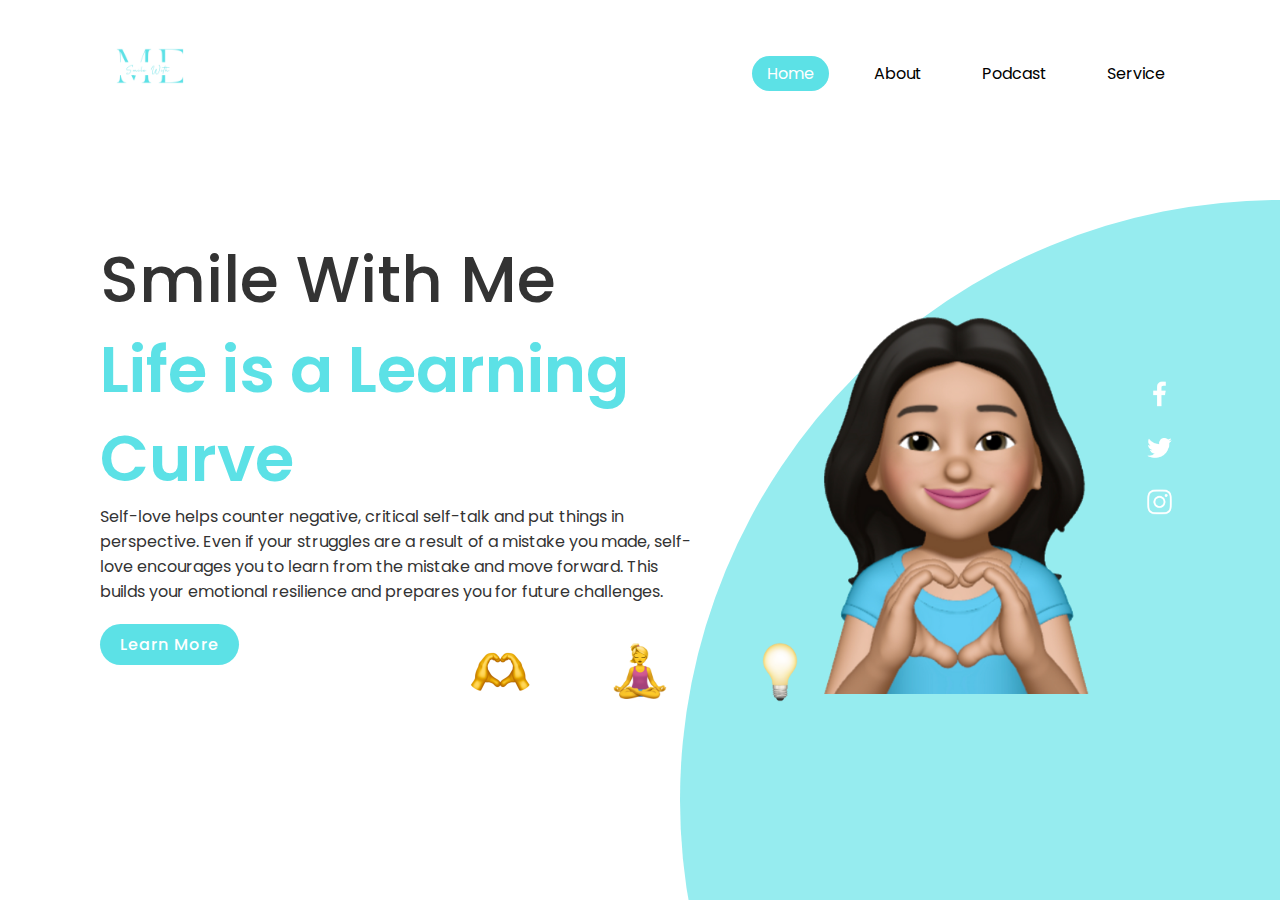
<file: index.html>
<!DOCTYPE html>
<html lang="en" dir="ltr">
  <head>
    <meta charset="UTF-8">
    <meta http-equiv="X-UA-Compatible" content="IE=edge"/>
    <meta name= "viewport" content="width=device-width, intial-scale=1.0"/>
    <title>Home Page</title>
    <link rel="stylesheet" href="css/styles.css">
    <link rel="shortcut icon" href="img/1.png">
  </head>
  <body>
  <section>
  <div class="circle"></div>
  <header id="header">
    <a href="index.html"><img src="img/1.png" width="100" height="100" class="logo"></a>
      <ul>
        <li><a href="index.html" class="active">Home</a></li>
        <li><a href="pod.html#about-us">About</a></li>
        <li><a href="pod.html">Podcast</a></li>
        <li><a href="page.2.html">Service</a></li>
      </ul>
  </header>
    <div class= "content">
      <div class= "textBox">
        <h2> Smile With Me <br> <span> Life is a Learning Curve </h2>
        <p> 
          Self-love helps counter negative, critical self-talk and put things in perspective. Even if your struggles are a result of a mistake you made, self-love encourages you to learn from the mistake and move forward. This builds your emotional resilience and prepares you for future challenges.</p>
          <a href="#">Learn More</a>
    </div>
    <div class="imgBox">
      <img src="img/1-removebg-preview.png" class="starbucks">
    </div>
  
  <ul class="thumb">
  <li> <a href="#"> <img src="img/heart-hands_1faf6.png" width="60" height="60" onclick="imgSlider('img/1-removebg-preview.png'); changeCircleColor('#96ecef')" > </a></li>
     <li> <a href="#"> <img src="img/person-in-lotus-position_1f9d8.png"  width="60" height="60" onclick="imgSlider ('img/2-removebg-preview.png'); changeCircleColor('#ed89e9')" ></a></li>
     <li> <a href="#"> <img src="img/electric-light-bulb_1f4a1.png"  width="60" height="60" onclick="imgSlider ('img/3-removebg-preview.png'); changeCircleColor('#f5f57e')" ></a></li>
  </ul>
  <ul class="sci">
    <li><a href=""><img src="img/facebook.png"></a></li>
    <li><a href=""><img src="img/twitter.png"></a></li>
    <li><a href=""><img src="img/instagram.png"></a></li>
  </ul>
  </section>
  <script src = "js/script.js">  
  </script> 
</body>
</html>
</file>
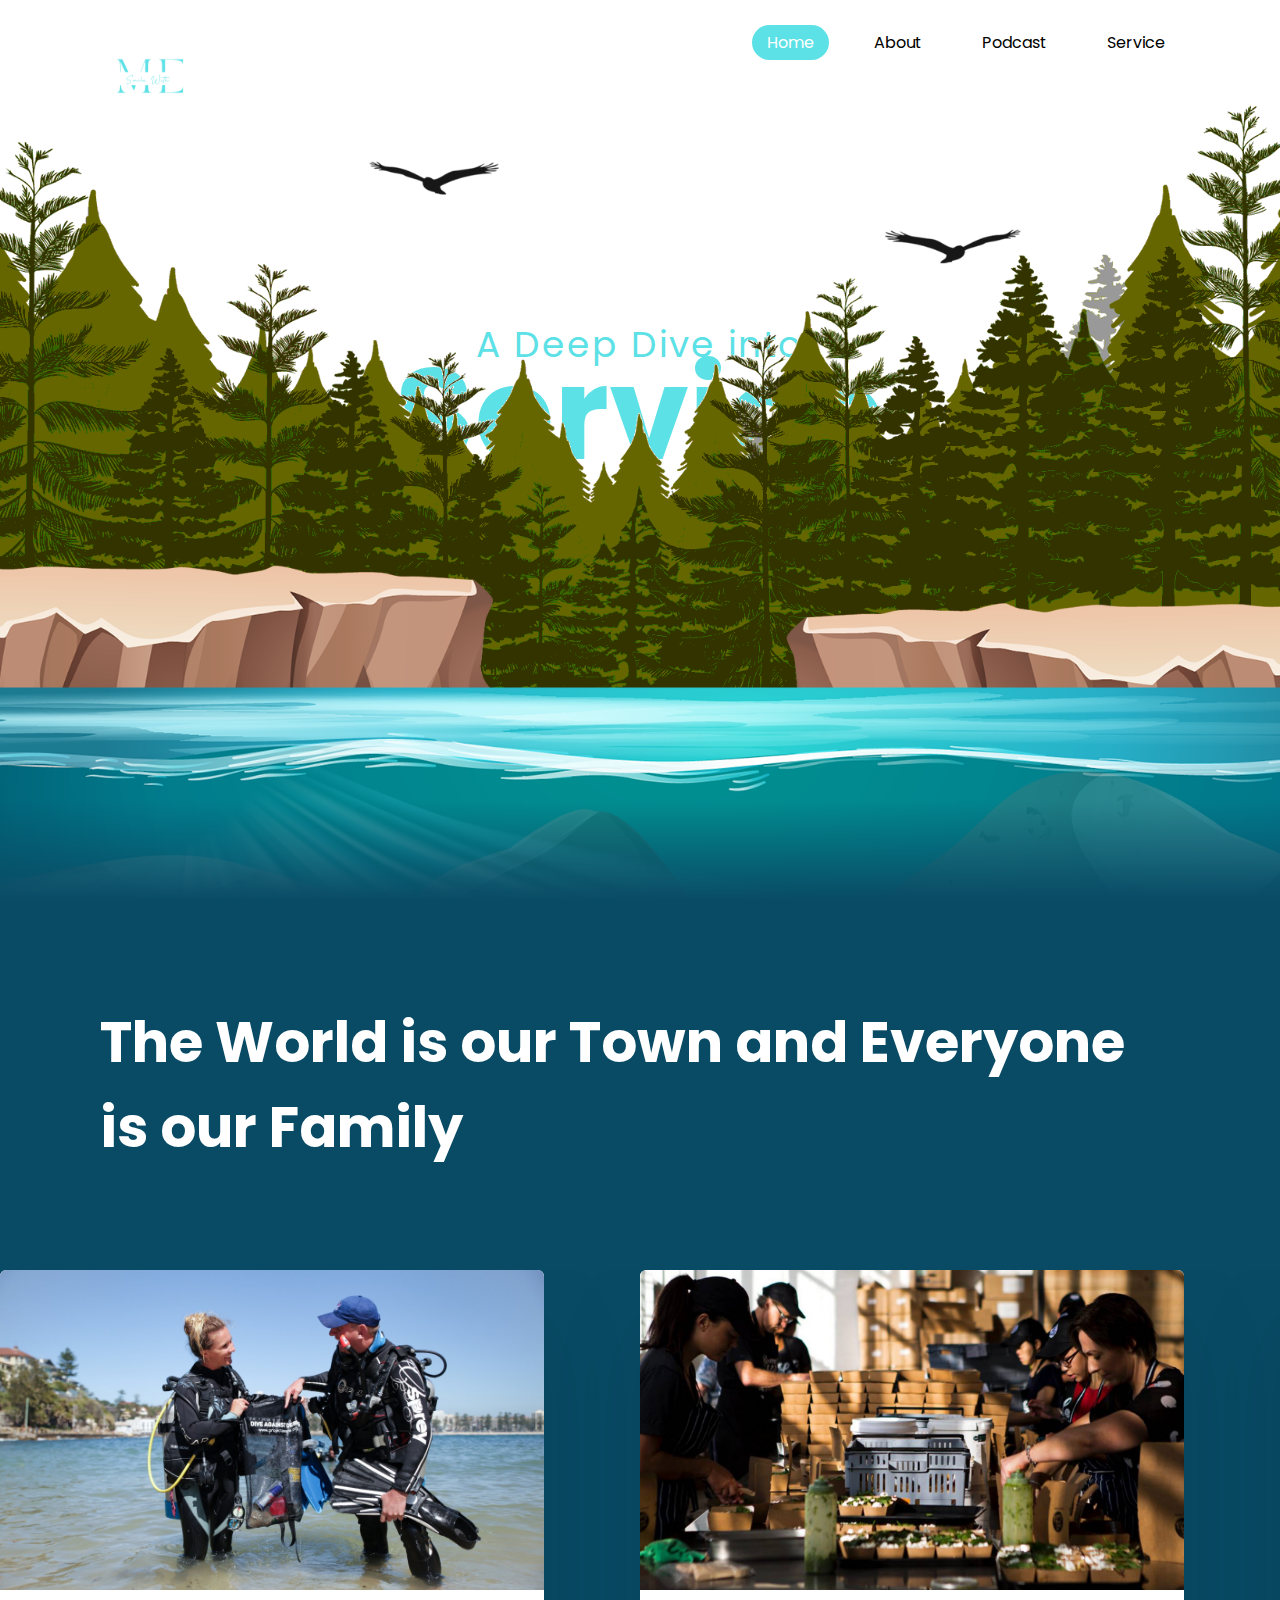
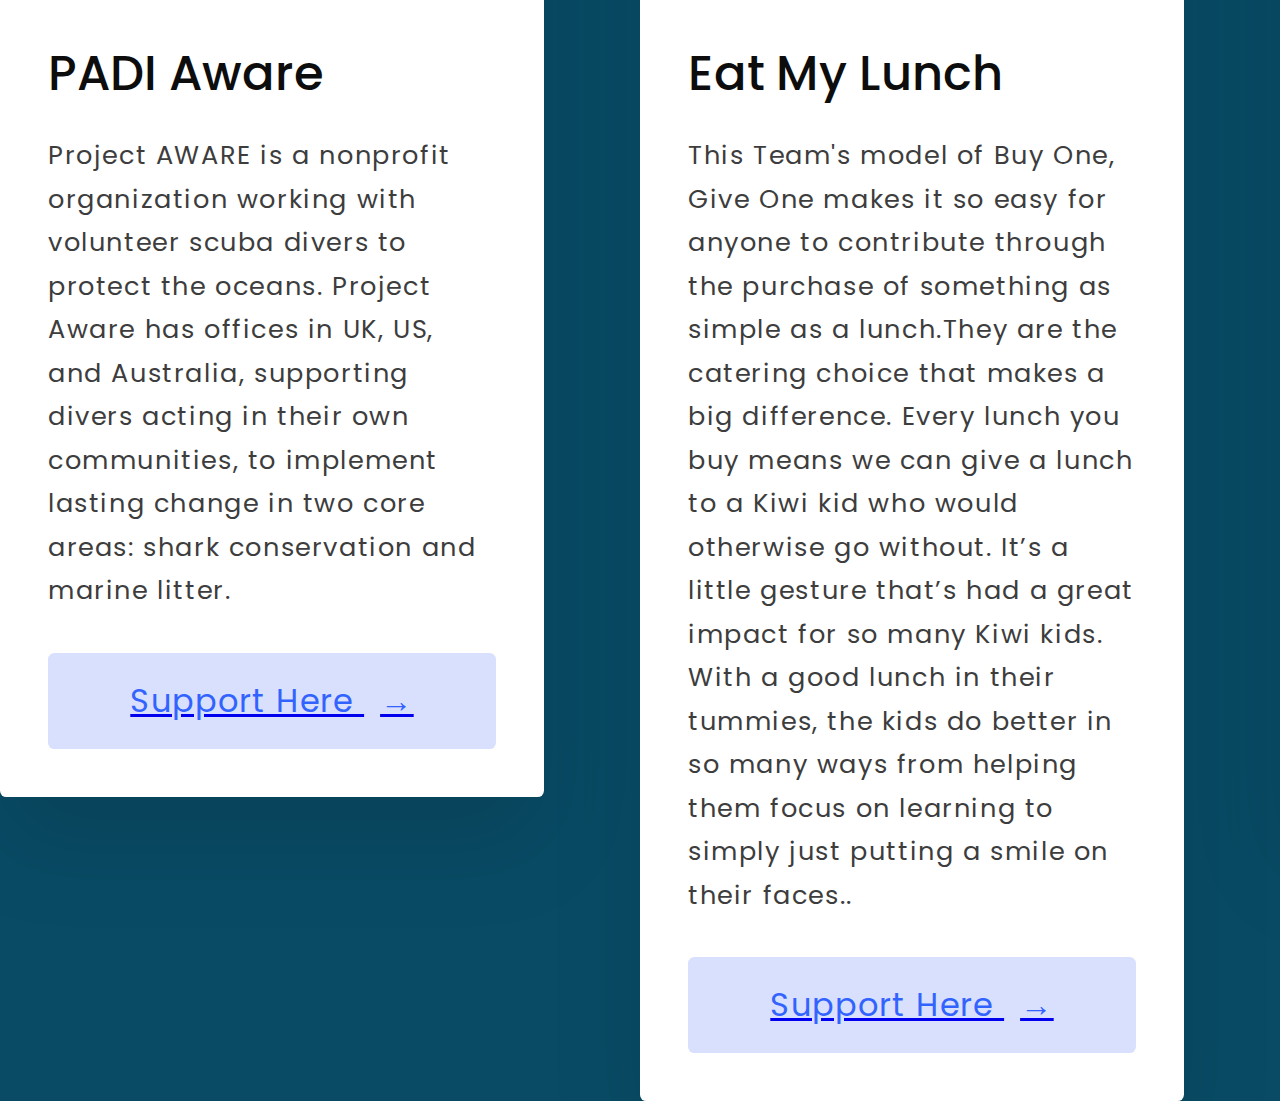
<file: page.2.html>
<!DOCTYPE html>
<html>
  <head>
    <title>Service</title>
    <link rel="stylesheet" href="page.css">
    <link rel="shortcut icon" href="img/1.png">
  </head>
  <body>
  <header id="header">
    <a href="index.html"><img src="img/1.png" width="100" height="100" class="logo"></a>
      <ul>
        <li><a href="index.html" class="active">Home</a></li>
        <li><a href="pod.html#about-us">About</a></li>
        <li><a href="pod.html">Podcast</a></li>
        <li><a href="page.2.html">Service</a></li>
      </ul>
  </header>
  <section>
    <h2 id="text" ><span>A Deep Dive into</span><br>Service</h2>
    <img src="img/bird1.png" id="bird1">
    <img src="img/bird2.png" id="bird2">
    <img src="img/forest.png" id="forest">
    <img src="img/rocks.png" id="rocks">
    <img src="img/water.png" id="water">
  </section>
   
  <div class="sec" id="sec">
    <h2>The World is our Town and Everyone is our Family</h2>   
  </div>
  <div class="grid">
    <div class="grid-item">
      <div class="card">
        <img class="card-img" src="img/28158874662_5e27a294f0_k.jpeg" alt="PADI" />
        <div class="card-content">
          <h1 class="card-header">PADI Aware</h1>
          <p class="card-text">
              Project AWARE is a nonprofit organization working with volunteer scuba divers to protect the oceans. Project Aware has offices in UK, US, and Australia, supporting divers acting in their own communities, to implement lasting change in two core areas: shark conservation and marine litter.
          </p>
          <a href="https://www.padi.com/aware"><button class="card-btn">Support Here <span>&rarr;</span></button></a>
        </div>
      </div>
    </div>
    <div class="grid-item">
      <div class="card">
        <img
          class="card-img"
          src="img/eat my lunch .jpeg"
          alt="eatmylunch"
        />
        <div class="card-content">
          <h1 class="card-header">Eat My Lunch</h1>
          <p class="card-text">
              This Team's model of Buy One, Give One makes it so easy for anyone to contribute through the purchase of something as simple as a lunch.They are the catering choice that makes a big difference. Every lunch you buy means we can give a lunch to a Kiwi kid who would otherwise go without. It’s a little gesture that’s had a great impact for so many Kiwi kids. With a good lunch in their tummies, the kids do better in so many ways from helping them focus on learning to simply just putting a smile on their faces.</strong>.
          </p>
          <a href="https://eatmylunch.nz/"><button class="card-btn">Support Here <span>&rarr;</span></button></a>
        </div>
      </div>
    </div>
    <div class="grid-item">
      <div class="card">
        <img class="card-img" src="img/pencils-of-promise .webp" alt=" Pencils of Promise" />
        <div class="card-content">
          <h1 class="card-header">Pencils-of-Promise</h1>
          <p class="card-text">
              We’re Reshaping the Landscape of Global Education
              We believe every child should have access to quality education. We create schools, programs and global communities around the common goal of education for all. 100% of online donations go to PoP programs.
          </p>
          <a href="https://pencilsofpromise.org/take-action/"><button class="card-btn">Support Here <span>&rarr;</span></button></a>
        </div>
      </div>
    </div>
  </div>
  
 


  <script>
    let text = document.getElementById('text');
    let bird1 = document.getElementById('bird1');
    let bird2 = document.getElementById('bird2');
    let btn = document.getElementById('btn');
    let rocks = document.getElementById('rocks');
    let forest = document.getElementById('forest');
    let water = document.getElementById('water');
    let header = document.getElementById('header');

    window.addEventListener('scroll', function(){
      let value = window.scrollY;
      text.style.top = 50 + value * -0.5 + '%';
      bird1.style.top = value * -1.5 + 'px';
      bird1.style.left = value * -2 + 'px';
      bird2.style.top = value * -1.5 + 'px';
      bird2.style.left = value * 2 + 'px'; 
      rocks.style.top = value * -0.12 + 'px';
      forest.style.top = value * 0.25 + 'px';
      header.style.top = value * 0.5 + 'px';
    })
  </script>
  </body>
</html>
</file>
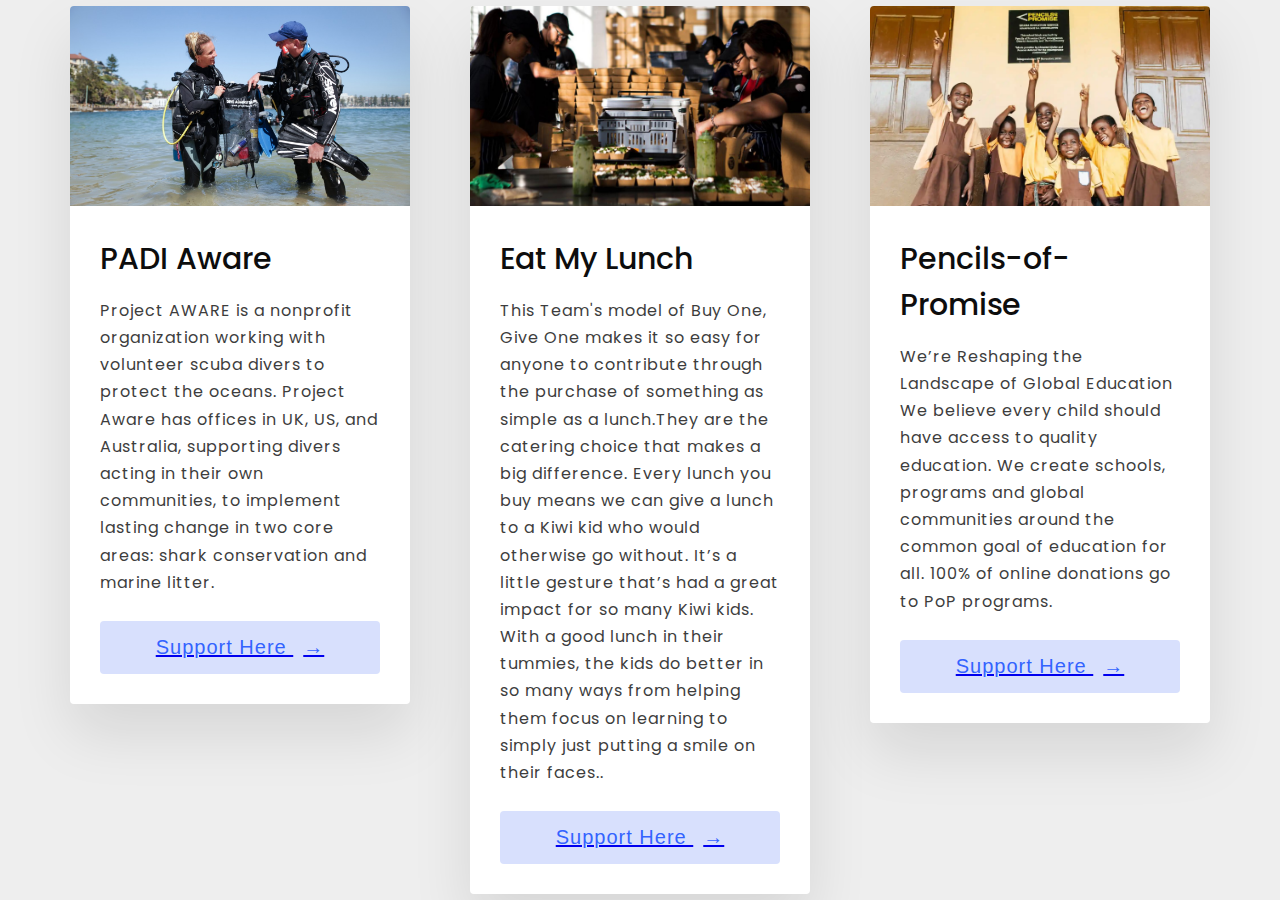
<file: test.html>
<!DOCTYPE html>
<html lang="en">
  <head>
    <meta charset="UTF-8" />
    <meta name="viewport" content="width=device-width, initial-scale=1.0" />
    <title>webIQ</title>

    <link rel="stylesheet" href="test.css" />
  </head>

  <body>
    <div class="grid">
      <div class="grid-item">
        <div class="card">
          <img class="card-img" src="img/28158874662_5e27a294f0_k.jpeg" alt="PADI" />
          <div class="card-content">
            <h1 class="card-header">PADI Aware</h1>
            <p class="card-text">
                Project AWARE is a nonprofit organization working with volunteer scuba divers to protect the oceans. Project Aware has offices in UK, US, and Australia, supporting divers acting in their own communities, to implement lasting change in two core areas: shark conservation and marine litter.
            </p>
            <a href="https://www.padi.com/aware"><button class="card-btn">Support Here <span>&rarr;</span></button></a>
          </div>
        </div>
      </div>
      <div class="grid-item">
        <div class="card">
          <img
            class="card-img"
            src="img/eat my lunch .jpeg"
            alt="eatmylunch"
          />
          <div class="card-content">
            <h1 class="card-header">Eat My Lunch</h1>
            <p class="card-text">
                This Team's model of Buy One, Give One makes it so easy for anyone to contribute through the purchase of something as simple as a lunch.They are the catering choice that makes a big difference. Every lunch you buy means we can give a lunch to a Kiwi kid who would otherwise go without. It’s a little gesture that’s had a great impact for so many Kiwi kids. With a good lunch in their tummies, the kids do better in so many ways from helping them focus on learning to simply just putting a smile on their faces.</strong>.
            </p>
            <a href="https://eatmylunch.nz/"><button class="card-btn">Support Here <span>&rarr;</span></button></a>
          </div>
        </div>
      </div>
      <div class="grid-item">
        <div class="card">
          <img class="card-img" src="img/pencils-of-promise .webp" alt=" Pencils of Promise" />
          <div class="card-content">
            <h1 class="card-header">Pencils-of-Promise</h1>
            <p class="card-text">
                We’re Reshaping the Landscape of Global Education
                We believe every child should have access to quality education. We create schools, programs and global communities around the common goal of education for all. 100% of online donations go to PoP programs.
            </p>
            <a href="https://pencilsofpromise.org/take-action/"><button class="card-btn">Support Here <span>&rarr;</span></button></a>
          </div>
        </div>
      </div>
    </div>
  </body>
</html>
</file>
<file: css/styles.css>
@import url('https://fonts.googleapis.com/css2?family=Poppins:ital,wght@0,100;0,200;0,700;1,200;1,600;1,800&display=swap');
*{
  margin:0;
  padding: 0;
  box-sizing: border-box;
  font-family: 'Poppins', sans-serif;
}
section
{
  position: relative;
  width: 100%;
  min-height: 100vh;
  display: flex;
  padding: 100px;
  justify-content: space-between;
  align-items: center;
  background: #fff;
}
header
{
  position:absolute;
  top:0;
  left:0;
  width: 100%;
  padding: 20px 100px;
  display: flex;
  justify-content: space-between;
  align-items: top;
  margin: 0;
}
.logo
{
  position:relative;
  max-width: 120px;
  margin: 0;
}
header ul
{
    display: flex;
    justify-content: center;
    align-items: center;
}
header ul li
{
   margin-left: 30px;
    list-style: none;
   
}
header ul li a
{
    text-decoration: none;
    padding: 6px 15px;
    color:rgb(0, 0, 0);
    border-radius: 40px;
}
#header ul li a:hover,
#header ul li a.active
{
  background: #5ce1e6; 
  color:#fff; 
}
.content
{
  position: relative;
  width: 100%;
  display: flex;
  justify-content: space-between;
  align-items: center;
}
.textBox{
position: relative;
max-width:600px;
}
.textBox h2{
  color:#333;
  font-size: 4em;
  line-height: 1.4em;
  font-weight: 500;
}
.textBox h2 span{
  color: #5ce1e6;
  font-size: 1em;
  font-weight: 600;
  line-height: 1;
}
.textBox p{
color: #333;
}
.textBox a{
  display: inline-block;
  margin-top: 20px;
  padding: 8px 20px;
  background: #5ce1e6;
  color: white;
  border-radius: 40px;
  font-weight: 500;
  letter-spacing: 1px;
  text-decoration:none; 
}
.imgBox{
  width:600px;
  display: flex;
  justify-content: flex-end;
  padding-right: 50px;
  margin-top:50px;
}
.imgBox img{
   max-width: 340px;
}
.thumb{
  position:absolute;
  left:50%;
  bottom:-25px;
  transform: translate(-50%);
  display:flex;
}
.thumb li{
  list-style: none;
  display: inline-block;
  margin: 10px 40px;
  cursor: pointer;
  transition: 0.6s;
}
.thumb li:hover {
  transform: translateY(-15px);
}
.thumb li img{
   max-width: 60px;
}
.sci{
  position: absolute;
  top: 50%;
  right: 0px;
  transform: translateY(-50%);
  display: flex;
  justify-content: center;
  align-items: center;
  flex-direction: column;
}
.sci li{
  list-style: none;
}
.sci li a{
  display: inline-block;
  margin:5px 0;
  transform: scale(0.6);
  filter:invert(1);
}
.circle{
  position:absolute;
  top:0;
  left: 0;
  width: 100%;
  height: 100%;
  background: #96ECEF;
  clip-path: circle(600px at right 800px)
}
</file>
<file: page.css>
@import url('https://fonts.googleapis.com/css2?family=Poppins:ital,wght@0,100;0,200;0,700;1,200;1,600;1,800&display=swap');
*{
  margin:0;
  padding: 0;
  box-sizing: border-box;
  font-family: 'Poppins', sans-serif;
}
body{
    overflow-x: hidden;
    background: #fff;
    min-height: 100vh;
}
#header
{
    position: absolute;
    top:0;
    left:0;
    width: 100%;
    padding:30px 100px;
    display: flex;
    justify-content: space-between;
    align-items: flex-start;
    z-index: 10000;
}
#header ul
{
    display: flex;
    justify-content: center;
    align-items: center;
}
#header ul li
{
   margin-left: 30px;
    list-style: none;
   
}
#header ul li a
{
    text-decoration: none;
    padding: 6px 15px;
    color:rgb(0, 0, 0);
    border-radius: 40px;
}
#header ul li a:hover,
#header ul li a.active
{
  background: #5ce1e6; 
  color:#fff; 
}
section
{
    position: relative;
    width: 100%;
    height: 100vh;
    display: flex;
    justify-content: center;
    align-items: center;
}
section::before
{
    content: '';
    position: absolute;
    bottom: 0;
    left: 0;
    width: 100%;
    height: 100px;
    background: linear-gradient(to top,#094b65,transparent);
    z-index: 10;
}
section img
{
    position: absolute;
    top: 0;
    left: 0;
    width: 100%;
    height: 100%;
    object-fit: cover;
    pointer-events: none;
}
section image#bird1
{
    mix-blend-mode: screen;
}
section image#bird2
{
    mix-blend-mode: screen; 
}
section image#rocks 
{
    z-index: 10;
}
section #text 
{
    position: absolute;
    color:#5ce1e6;
    font-size: 10vw;
    text-align: center;
    line-height: 0.55em;
    transform: translateY(-50%);

}
section #text span
{
    font-size: 0.28em;
    letter-spacing: 2px;
    font-weight: 400;
    font-family: 'Poppins', sans-serif;
}
#btn
{
    text-decoration: none;
    display: inline-block;
    padding: 8px 30px;
    background: #fff;
    color: #5ce1e6;
    font-size: 1.2em;
    font-weight:500;
    letter-spacing: 2px;
    border-radius: 40px;
    transform: translateY(100px);
}
.sec
{
    position: relative;
    padding: 100px;
    background: #094b65;
}
.sec h2
{
    font-size: 3.5em;
    color:#fff;
    margin-bottom: 10ox;
}
.sec p
{
    font-size: 1em;
    color:#fff
}
.grid {
    display: grid;
    width: 114em;
    grid-gap: 6rem;
    grid-template-columns: repeat(auto-fit, minmax(30rem, 1fr));
    align-items: start;
    background:#094b65;
  }
  
  .grid-item {
    background-color: #fff;
    border-radius: 0.4rem;
    overflow: hidden;
    box-shadow: 0 3rem 6rem rgba(0, 0, 0, 0.1);
    cursor: pointer;
    transition: 0.2s;
  }
  
  .grid-item:hover {
    transform: translateY(-0.5%);
    box-shadow: 0 4rem 8rem rgba(0, 0, 0, 0.5);
  }
  
  .card-img {
    display: block;
    width: 100%;
    height: 20rem;
    object-fit: cover;
  }
  
  .card-content {
    padding: 3rem;
  }
  
  .card-header {
    font-size: 3rem;
    font-weight: 500;
    color: #0d0d0d;
    margin-bottom: 1.5rem;
  }
  
  .card-text {
    font-size: 1.6rem;
    letter-spacing: 0.1rem;
    line-height: 1.7;
    color: #3d3d3d;
    margin-bottom: 2.5rem;
  }
  
  .card-btn {
    display: block;
    width: 100%;
    padding: 1.5rem;
    font-size: 2rem;
    text-align: center;
    color: #3363ff;
    background-color: #d8e0fd;
    border: none;
    border-radius: 0.4rem;
    transition: 0.2s;
    cursor: pointer;
    letter-spacing: 0.1rem;
  }
  
  .card-btn span {
    margin-left: 1rem;
    transition: 0.2s;
  }
  
  .card-btn:hover,
  .card-btn:active {
    background-color: #c2cffc;
  }
  
  .card-btn:hover span,
  .card-btn:active span {
    margin-left: 1.5rem;
  }
  
  @media only screen and (max-width: 60em) {
    body {
      padding: 3rem;
    }
  
    .grid {
      grid-gap: 3rem;
    }
  }
</file>
<file: test.css>
@import url("https://fonts.googleapis.com/css?family=Poppins&display=swap");

* {
  margin: 0;
  padding: 0;
}

html {
  box-sizing: border-box;
  font-size: 62.5%;
}

body {
  background-color: #eee;
  font-family: "Poppins", sans-serif;
  display: flex;
  justify-content: center;
  align-items: center;
  min-height: 100vh;
}

.grid {
  display: grid;
  width: 114em;
  grid-gap: 6rem;
  grid-template-columns: repeat(auto-fit, minmax(30rem, 1fr));
  align-items: start;
}

.grid-item {
  background-color: #fff;
  border-radius: 0.4rem;
  overflow: hidden;
  box-shadow: 0 3rem 6rem rgba(0, 0, 0, 0.1);
  cursor: pointer;
  transition: 0.2s;
}

.grid-item:hover {
  transform: translateY(-0.5%);
  box-shadow: 0 4rem 8rem rgba(0, 0, 0, 0.5);
}

.card-img {
  display: block;
  width: 100%;
  height: 20rem;
  object-fit: cover;
}

.card-content {
  padding: 3rem;
}

.card-header {
  font-size: 3rem;
  font-weight: 500;
  color: #0d0d0d;
  margin-bottom: 1.5rem;
}

.card-text {
  font-size: 1.6rem;
  letter-spacing: 0.1rem;
  line-height: 1.7;
  color: #3d3d3d;
  margin-bottom: 2.5rem;
}

.card-btn {
  display: block;
  width: 100%;
  padding: 1.5rem;
  font-size: 2rem;
  text-align: center;
  color: #3363ff;
  background-color: #d8e0fd;
  border: none;
  border-radius: 0.4rem;
  transition: 0.2s;
  cursor: pointer;
  letter-spacing: 0.1rem;
}

.card-btn span {
  margin-left: 1rem;
  transition: 0.2s;
}

.card-btn:hover,
.card-btn:active {
  background-color: #c2cffc;
}

.card-btn:hover span,
.card-btn:active span {
  margin-left: 1.5rem;
}

@media only screen and (max-width: 60em) {
  body {
    padding: 3rem;
  }

  .grid {
    grid-gap: 3rem;
  }
}
</file>
